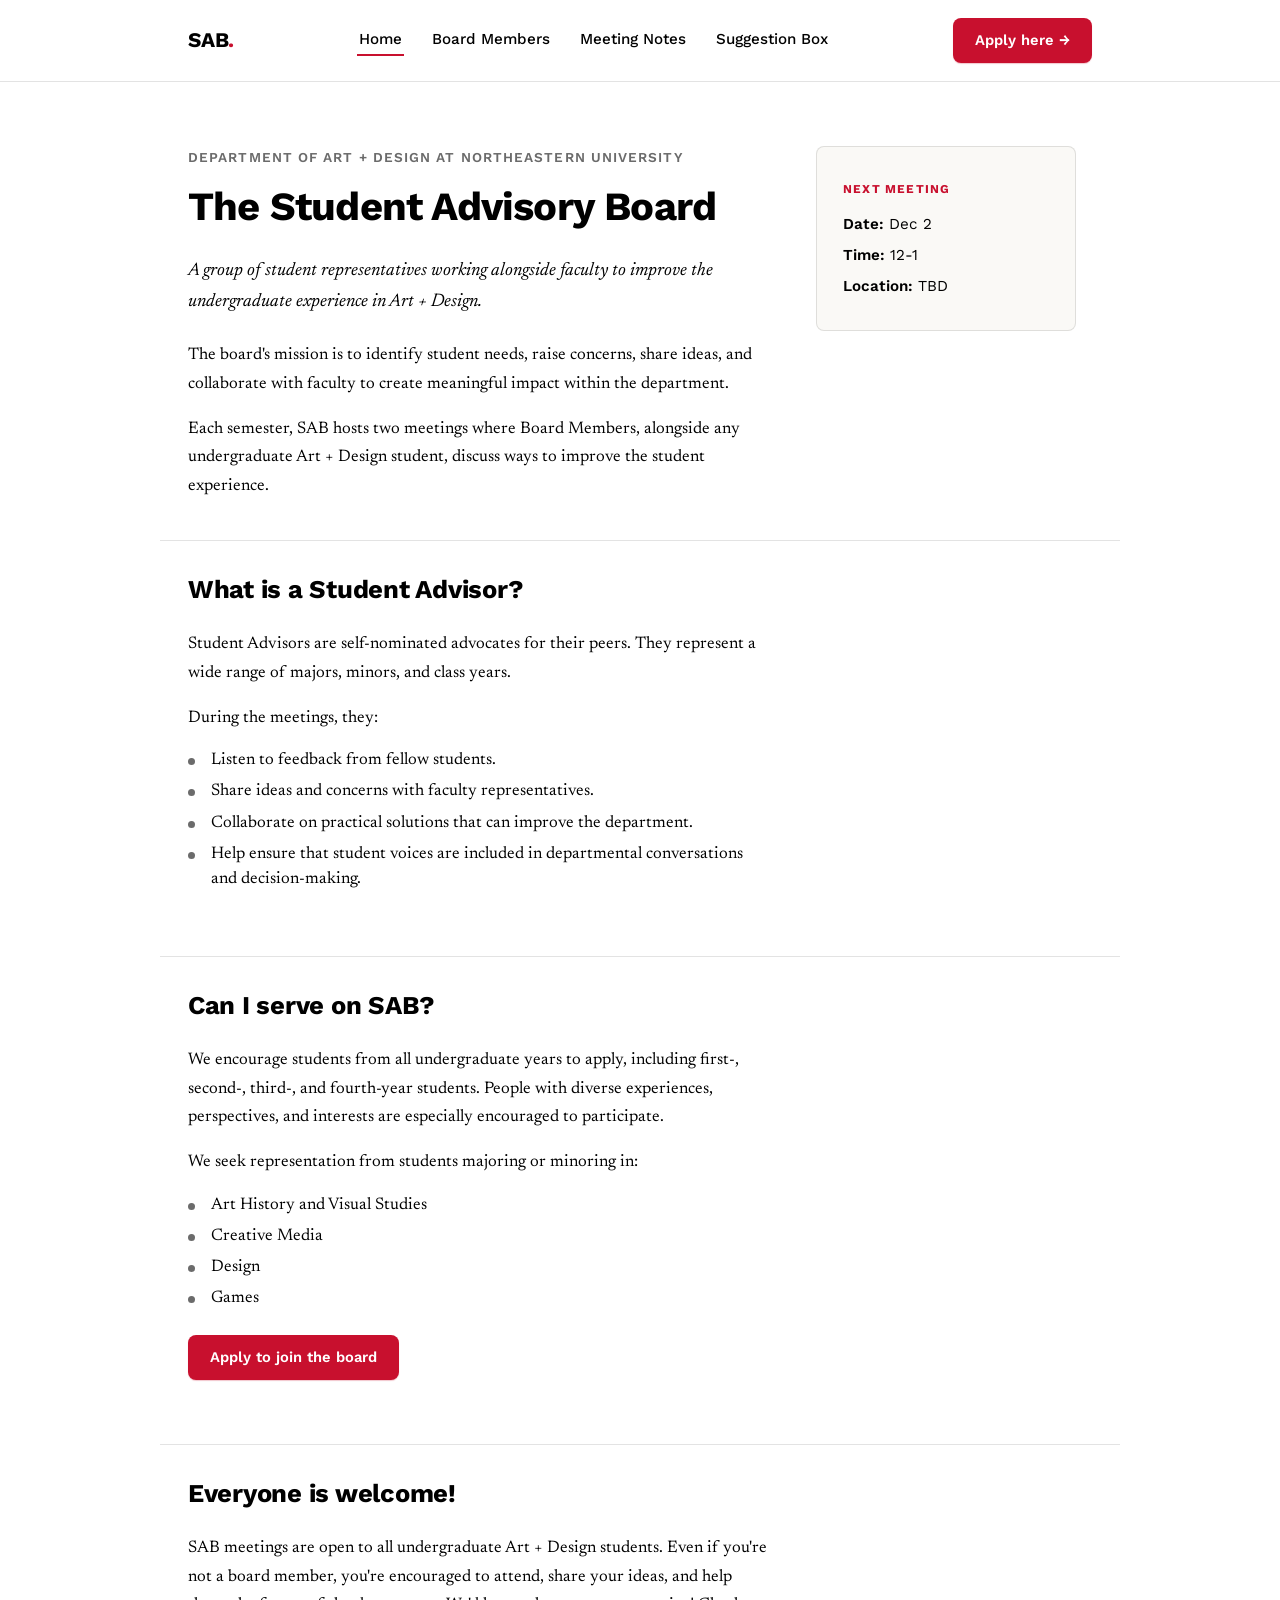
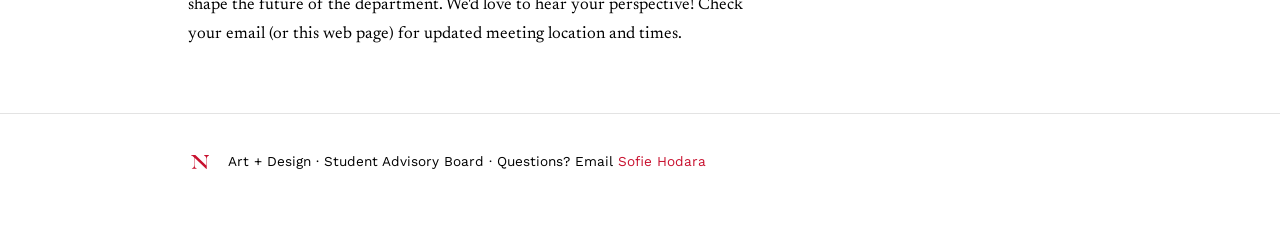
<file: index.html>
<!doctype html>
<html lang="en">
<head>
<meta charset="UTF-8">
<meta name="viewport" content="width=device-width, initial-scale=1.0">
<title>Student Advisory Board — Art + Design</title>
<meta name="description" content="Department of Art + Design, Northeastern University Student Advisory Board (SAB)">
<link rel="preconnect" href="https://fonts.googleapis.com">
<link rel="preconnect" href="https://fonts.gstatic.com" crossorigin>
<link href="https://fonts.googleapis.com/css2?family=Dela+Gothic+One&family=Newsreader:ital,wght@0,400;0,500;0,600;0,700;0,800;1,500;1,600&family=Work+Sans:wght@500;600;700&display=swap" rel="stylesheet"><link rel="stylesheet" href="css/style.css">
</head>
<body>

<header class="site-header">
  <nav class="nav">
    <a class="brand-lockup" href="index.html">
      <span class="wordmark">SAB<span>.</span></span>
    </a>
    <ul class="nav-links">
      <li><a href="index.html" aria-current="page">Home</a></li>
      <li><a href="board.html">Board Members</a></li>
      <li><a href="meeting-notes.html">Meeting Notes</a></li>
      <li><a href="suggestion-box.html">Suggestion Box</a></li>
    </ul>
    <a class="btn btn-primary" href="apply.html">Apply here →</a>
  </nav>
</header>


<main>

  <section class="hero wrap">
    <div class="hero-grid">
    <div class="hero-main col">
      <p class="hero-kicker">Department of Art + Design at Northeastern University</p>
      <h1>The <em>Student Advisory Board</em></h1>
      <p class="lede">A group of student representatives working alongside faculty to improve the undergraduate experience in Art + Design.</p>
      <p>The board's mission is to identify student needs, raise concerns, share ideas, and collaborate with faculty to create meaningful impact within the department.</p>
      <p>Each semester, SAB hosts two meetings where Board Members, alongside any undergraduate Art + Design student, discuss ways to improve the student experience.</p>
    </div>
      <div class="meeting-card">
        <p class="meeting-card-label">Next Meeting</p>
        <p class="meeting-card-row"><span class="label">Date:</span> Dec 2</p>
        <p class="meeting-card-row"><span class="label">Time:</span> 12-1</p>
        <p class="meeting-card-row"><span class="label">Location:</span> TBD</p>
      </div>
    </div>
  </section>

  <section class="wrap">
    <div class="col">
      <h2>What is a Student Advisor?</h2>
      <p>Student Advisors are self-nominated advocates for their peers. They represent a wide range of majors, minors, and class years.</p>
      <p>During the meetings, they:</p>
      <ul class="plain-list">
        <li><span class="list-dot"></span> Listen to feedback from fellow students.</li>
        <li><span class="list-dot"></span> Share ideas and concerns with faculty representatives.</li>
        <li><span class="list-dot"></span> Collaborate on practical solutions that can improve the department.</li>
        <li><span class="list-dot"></span> Help ensure that student voices are included in departmental conversations and decision-making.</li>
      </ul>
    </div>
  </section>

  <section class="wrap">
    <div class="col">
      <h2>Can I serve on SAB?</h2>
      <p>We encourage students from all undergraduate years to apply, including first-, second-, third-, and fourth-year students. People with diverse experiences, perspectives, and interests are especially encouraged to participate.</p>
      <p>We seek representation from students majoring or minoring in:</p>
      <ul class="plain-list">
        <li><span class="list-dot"></span> Art History and Visual Studies</li>
        <li><span class="list-dot"></span> Creative Media</li>
        <li><span class="list-dot"></span> Design</li>
        <li><span class="list-dot"></span> Games</li>
      </ul>
      <div class="cta-row">
        <a class="btn btn-primary" href="apply.html">Apply to join the board</a>
      </div>
    </div>
  </section>

  <section class="wrap">
    <div class="col">
      <h2>Everyone is welcome!</h2>
      <p>SAB meetings are open to all undergraduate Art + Design students. Even if you're not a board member, you're encouraged to attend, share your ideas, and help shape the future of the department. We'd love to hear your perspective! Check your email (or this web page) for updated meeting location and times.</p>
    </div>
  </section>

</main>

<footer class="site-footer">
  <div class="wrap footer-inner">
    <svg class="footer-logo" width="24" height="24" viewBox="0 0 288 288" xmlns="http://www.w3.org/2000/svg"><path d="M224.86,107.71c0-26.92,9.05-35.74,27.14-42.58v-4.41h-59.35v4.41c18.09,6.84,27.14,15.66,27.14,42.58v78.99l-125.54-120.02c-5.74-5.3-7.28-5.96-11.03-5.96h-47.22v4.41c10.37,1.1,16.55,3.97,31.55,18.53l5.74,5.52v90.02c0,26.92-9.05,35.74-27.14,42.58v4.41h59.35v-4.41c-18.09-6.84-27.14-15.66-27.14-42.58v-85.83l142.09,133.92h4.41v-119.58Z" fill="#c8102e"/></svg>
    <span>Art + Design · Student Advisory Board · Questions? Email <a href="mailto:s.hodara@northeastern.edu">Sofie Hodara</a></span>
  </div>
</footer>

<script src="js/meeting-banner.js"></script>
</body>
</html>
</file>
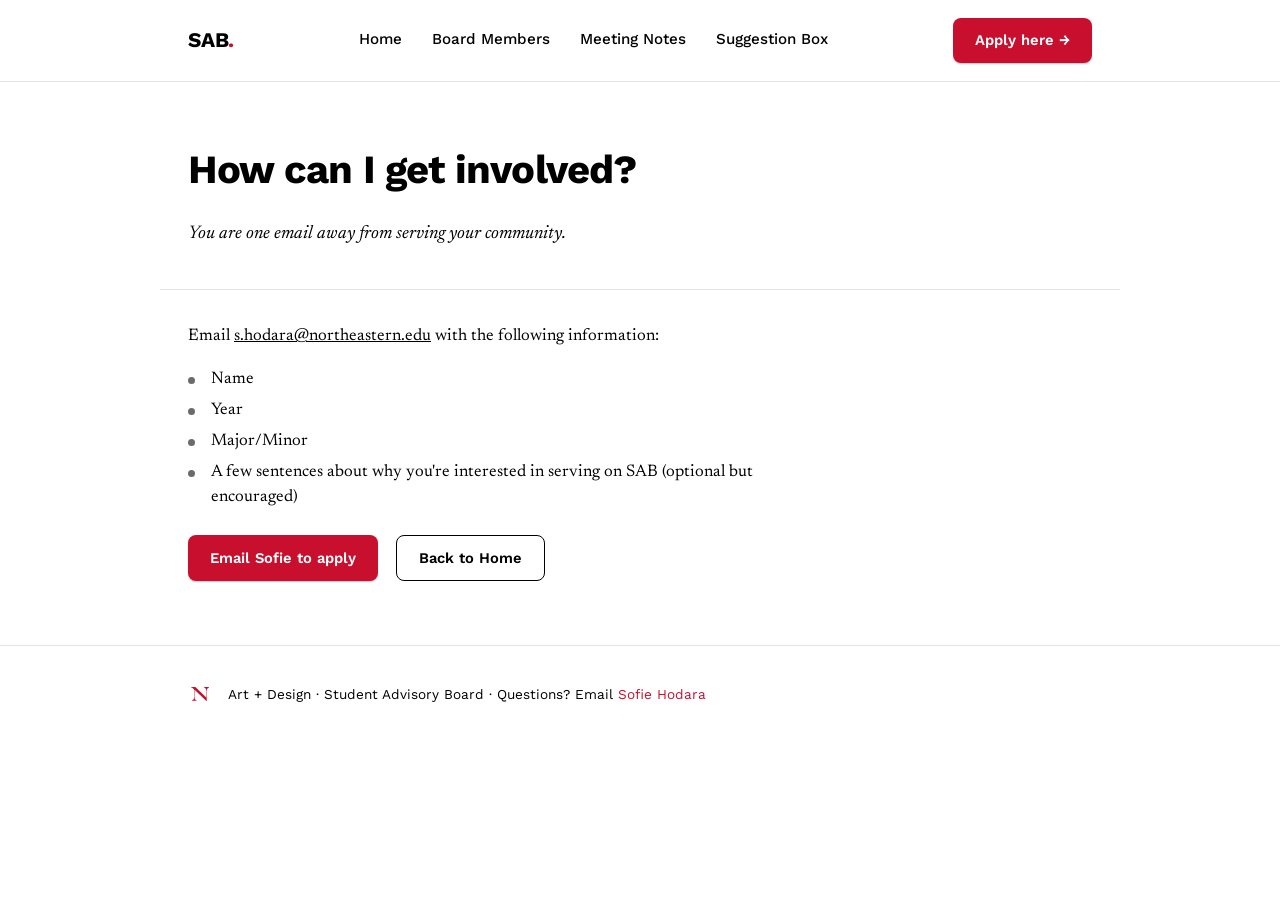
<file: apply.html>
<!doctype html>
<html lang="en">
<head>
<meta charset="UTF-8">
<meta name="viewport" content="width=device-width, initial-scale=1.0">
<title>Apply — Student Advisory Board</title>
<meta name="description" content="How to apply to join the Student Advisory Board for Art + Design.">
<link rel="preconnect" href="https://fonts.googleapis.com">
<link rel="preconnect" href="https://fonts.gstatic.com" crossorigin>
<link href="https://fonts.googleapis.com/css2?family=Dela+Gothic+One&family=Newsreader:ital,wght@0,400;0,500;0,600;0,700;0,800;1,500;1,600&family=Work+Sans:wght@500;600;700&display=swap" rel="stylesheet"><link rel="stylesheet" href="css/style.css">
<link rel="stylesheet" href="css/style.css">
</head>
<body>

<header class="site-header">
  <nav class="nav">
    <a class="brand-lockup" href="index.html">
      <span class="wordmark">SAB<span>.</span></span>
    </a>
    <ul class="nav-links">
      <li><a href="index.html">Home</a></li>
      <li><a href="board.html">Board Members</a></li>
      <li><a href="meeting-notes.html">Meeting Notes</a></li>
      <li><a href="suggestion-box.html">Suggestion Box</a></li>
    </ul>
    <a class="btn btn-primary" href="apply.html" aria-current="page">Apply here →</a>
  </nav>
</header>


<main>

  <section class="hero wrap">
    <div class="col">
      <h1>How can I <em>get involved?</em></h1>
      <p class="lede">You are one email away from serving your community.</p>
    </div>
  </section>

  <section class="wrap">
    <div class="col">
      <p>Email <a href="mailto:s.hodara@northeastern.edu">s.hodara@northeastern.edu</a> with the following information:</p>
      <ul class="plain-list">
        <li><span class="list-dot"></span> Name</li>
        <li><span class="list-dot"></span> Year</li>
        <li><span class="list-dot"></span> Major/Minor</li>
        <li><span class="list-dot"></span> A few sentences about why you're interested in serving on SAB (optional but encouraged)</li>
      </ul>

      <div class="cta-row">
        <a class="btn btn-primary"
           href="mailto:s.hodara@northeastern.edu?subject=SAB%20Application&body=Name%3A%0AYear%3A%0AMajor%2FMinor%3A%0AWhy%20I'm%20interested%20(optional)%3A">
          Email Sofie to apply
        </a>
        <a class="btn btn-secondary" href="index.html">Back to Home</a>
      </div>
    </div>
  </section>

</main>

<footer class="site-footer">
  <div class="wrap footer-inner">
    <svg class="footer-logo"  width="24" height="24" viewBox="0 0 288 288" xmlns="http://www.w3.org/2000/svg"><path d="M224.86,107.71c0-26.92,9.05-35.74,27.14-42.58v-4.41h-59.35v4.41c18.09,6.84,27.14,15.66,27.14,42.58v78.99l-125.54-120.02c-5.74-5.3-7.28-5.96-11.03-5.96h-47.22v4.41c10.37,1.1,16.55,3.97,31.55,18.53l5.74,5.52v90.02c0,26.92-9.05,35.74-27.14,42.58v4.41h59.35v-4.41c-18.09-6.84-27.14-15.66-27.14-42.58v-85.83l142.09,133.92h4.41v-119.58Z" fill="#c8102e"/></svg>
    <span>Art + Design · Student Advisory Board · Questions? Email <a href="mailto:s.hodara@northeastern.edu">Sofie Hodara</a></span>
  </div>
</footer>

<script src="js/meeting-banner.js"></script>
</body>
</html>
</file>
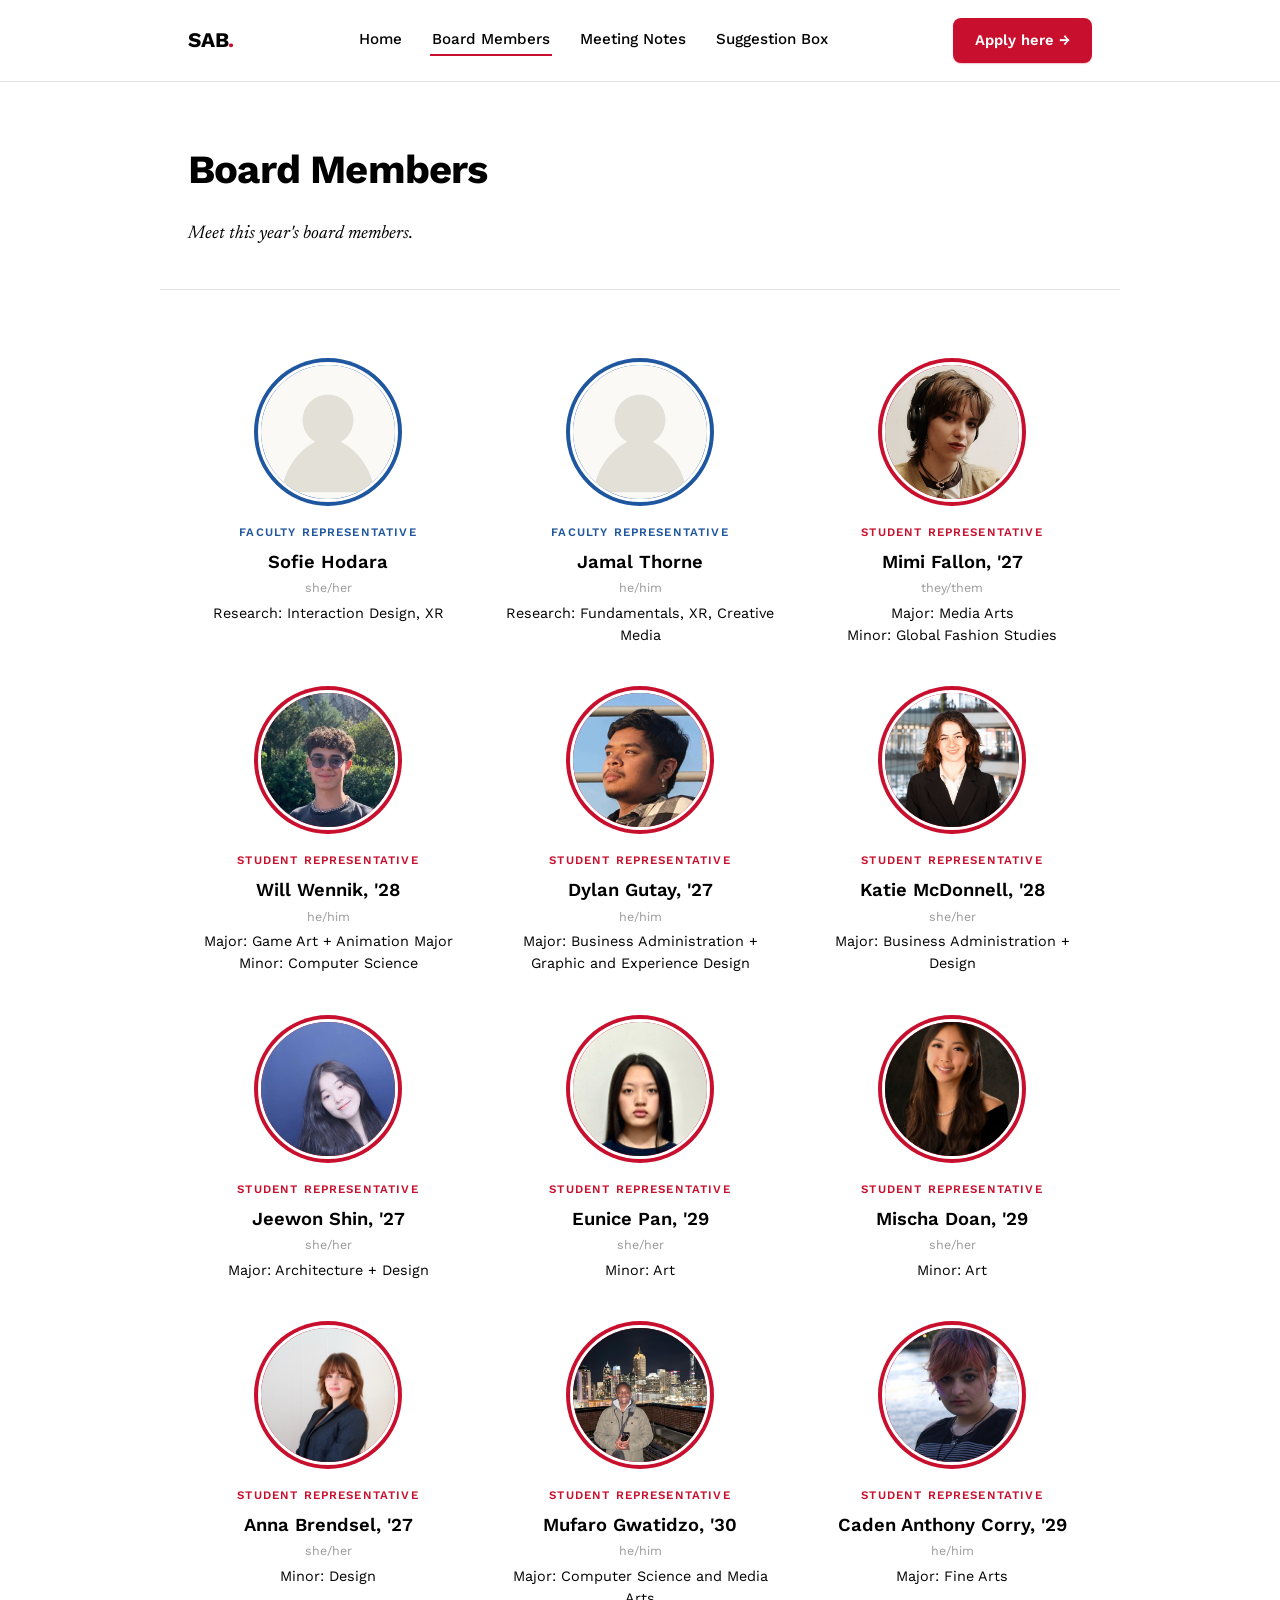
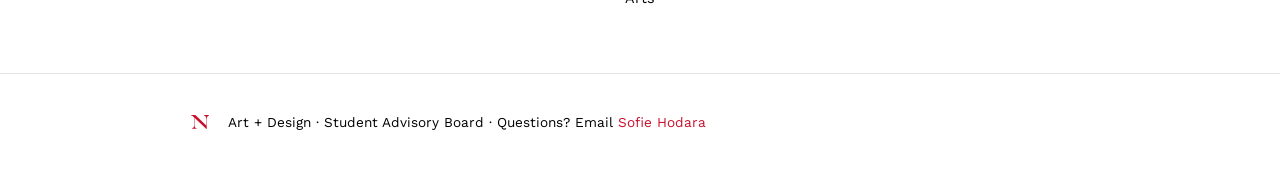
<file: board.html>
<!doctype html>
<html lang="en">
<head>
<meta charset="UTF-8">
<meta name="viewport" content="width=device-width, initial-scale=1.0">
<title>Board Members — Student Advisory Board</title>
<meta name="description" content="Meet the AY25–26 Student Advisory Board members for Art + Design.">
<link rel="preconnect" href="https://fonts.googleapis.com">
<link rel="preconnect" href="https://fonts.gstatic.com" crossorigin>
<link href="https://fonts.googleapis.com/css2?family=Dela+Gothic+One&family=Newsreader:ital,wght@0,400;0,500;0,600;0,700;0,800;1,500;1,600&family=Work+Sans:wght@500;600;700&display=swap" rel="stylesheet"><link rel="stylesheet" href="css/style.css">
<link rel="stylesheet" href="css/style.css">
</head>
<body>

<header class="site-header">
  <nav class="nav">
    <a class="brand-lockup" href="index.html">
      <span class="wordmark">SAB<span>.</span></span>
    </a>
    <ul class="nav-links">
      <li><a href="index.html">Home</a></li>
      <li><a href="board.html" aria-current="page">Board Members</a></li>
      <li><a href="meeting-notes.html">Meeting Notes</a></li>
      <li><a href="suggestion-box.html">Suggestion Box</a></li>
    </ul>
    <a class="btn btn-primary" href="apply.html">Apply here →</a>
  </nav>
</header>


<main>

  <section class="hero wrap">
    <div class="col">
      <h1>Board <em>Members</em></h1>
      <p class="lede">Meet this year's board members.</p>
    </div>
  </section>

  <section class="wrap">
    <div id="board-grid" class="board-grid"></div>
    <p id="board-empty" class="board-empty" hidden>Board members will appear here soon.</p>
  </section>

</main>

<footer class="site-footer">
  <div class="wrap footer-inner">
    <svg class="footer-logo"  width="24" height="24" viewBox="0 0 288 288" xmlns="http://www.w3.org/2000/svg"><path d="M224.86,107.71c0-26.92,9.05-35.74,27.14-42.58v-4.41h-59.35v4.41c18.09,6.84,27.14,15.66,27.14,42.58v78.99l-125.54-120.02c-5.74-5.3-7.28-5.96-11.03-5.96h-47.22v4.41c10.37,1.1,16.55,3.97,31.55,18.53l5.74,5.52v90.02c0,26.92-9.05,35.74-27.14,42.58v4.41h59.35v-4.41c-18.09-6.84-27.14-15.66-27.14-42.58v-85.83l142.09,133.92h4.41v-119.58Z" fill="#c8102e"/></svg>
    <span>Art + Design · Student Advisory Board · Questions? Email <a href="mailto:s.hodara@northeastern.edu">Sofie Hodara</a></span>
  </div>
</footer>

<!-- ============================================================
     BOARD MEMBERS — edit this list to add/remove members.
     Add a new { } block for each person, separated by commas.
     "photo" can be a filename in images/board/, or a full https:// URL.
     ============================================================ -->
<script id="board-data" type="application/json">
[
  {
    "name": "Sofie Hodara",
    "memberType": "Faculty Representative",
    "pronouns": "she/her",
    "researchArea": "Interaction Design, XR",
    "photo": "https://d3tvevvhad9ws1.cloudfront.net/wp-content/uploads/2022/01/SofieHodara_1-1-1536x1536.png"
  },
  {
    "name": "Jamal Thorne",
    "memberType": "Faculty Representative",
    "pronouns": "he/him",
    "researchArea": "Fundamentals, XR, Creative Media",
    "photo": "https://d3tvevvhad9ws1.cloudfront.net/wp-content/uploads/2018/03/AD_Thorne_J0954008.rev_-e1521484282889.jpg"
  },
  {
  "name": "Mimi Fallon, '27",
  "memberType": "Student Representative",
  "pronouns": "they/them",
  "major": "Media Arts",
  "minor": "Global Fashion Studies",
  "photo": "images/mimifallon-crop.jpg"
},

 {
  "name": "Will Wennik, '28",
  "memberType": "Student Representative",
  "pronouns": "he/him",
  "major": "Game Art + Animation Major",
  "minor": "Computer Science",
  "photo": "images/Will.jpg"
},

 {
  "name": "Dylan Gutay, '27",
  "memberType": "Student Representative",
  "pronouns": "he/him",
  "major": "Business Administration + Graphic and Experience Design",
  "photo": "images/Dylan.jpeg"
},

 {
  "name": "Katie McDonnell, '28",
  "memberType": "Student Representative",
  "pronouns": "she/her",
  "major": "Business Administration + Design",
  "photo": "images/McDonnell.jpeg"
},
 {
  "name": "Jeewon Shin, '27",
  "memberType": "Student Representative",
  "pronouns": "she/her",
  "major": "Architecture + Design",
  "photo": "images/profile.jpg"
},

{
  "name": "Eunice Pan, '29",
  "memberType": "Student Representative",
  "pronouns": "she/her",
  "minor": "Art",
  "photo": "images/eunice.jpg"
},

{
  "name": "Mischa Doan, '29",
  "memberType": "Student Representative",
  "pronouns": "she/her",
  "minor": "Art",
  "photo": "images/mischa.jpg"
},
 
{
  "name": "Anna Brendsel, '27",
  "memberType": "Student Representative",
  "pronouns": "she/her",
  "minor": "Design",
  "photo": "images/Anna.jpeg"
},
{
  "name": "Mufaro Gwatidzo, '30",
  "memberType": "Student Representative",
  "pronouns": "he/him",
  "major": "Computer Science and Media Arts",
  "photo": "images/Mufaro.jpeg"
},


{
  "name": "Caden Anthony Corry, '29",
  "memberType": "Student Representative",
  "pronouns": "he/him",
  "major": "Fine Arts",
  "photo": "images/cadenheadshot.jpg"
}
 
]
</script>

<script src="js/board.js"></script>
<script src="js/meeting-banner.js"></script>
</body>
</html>
</file>
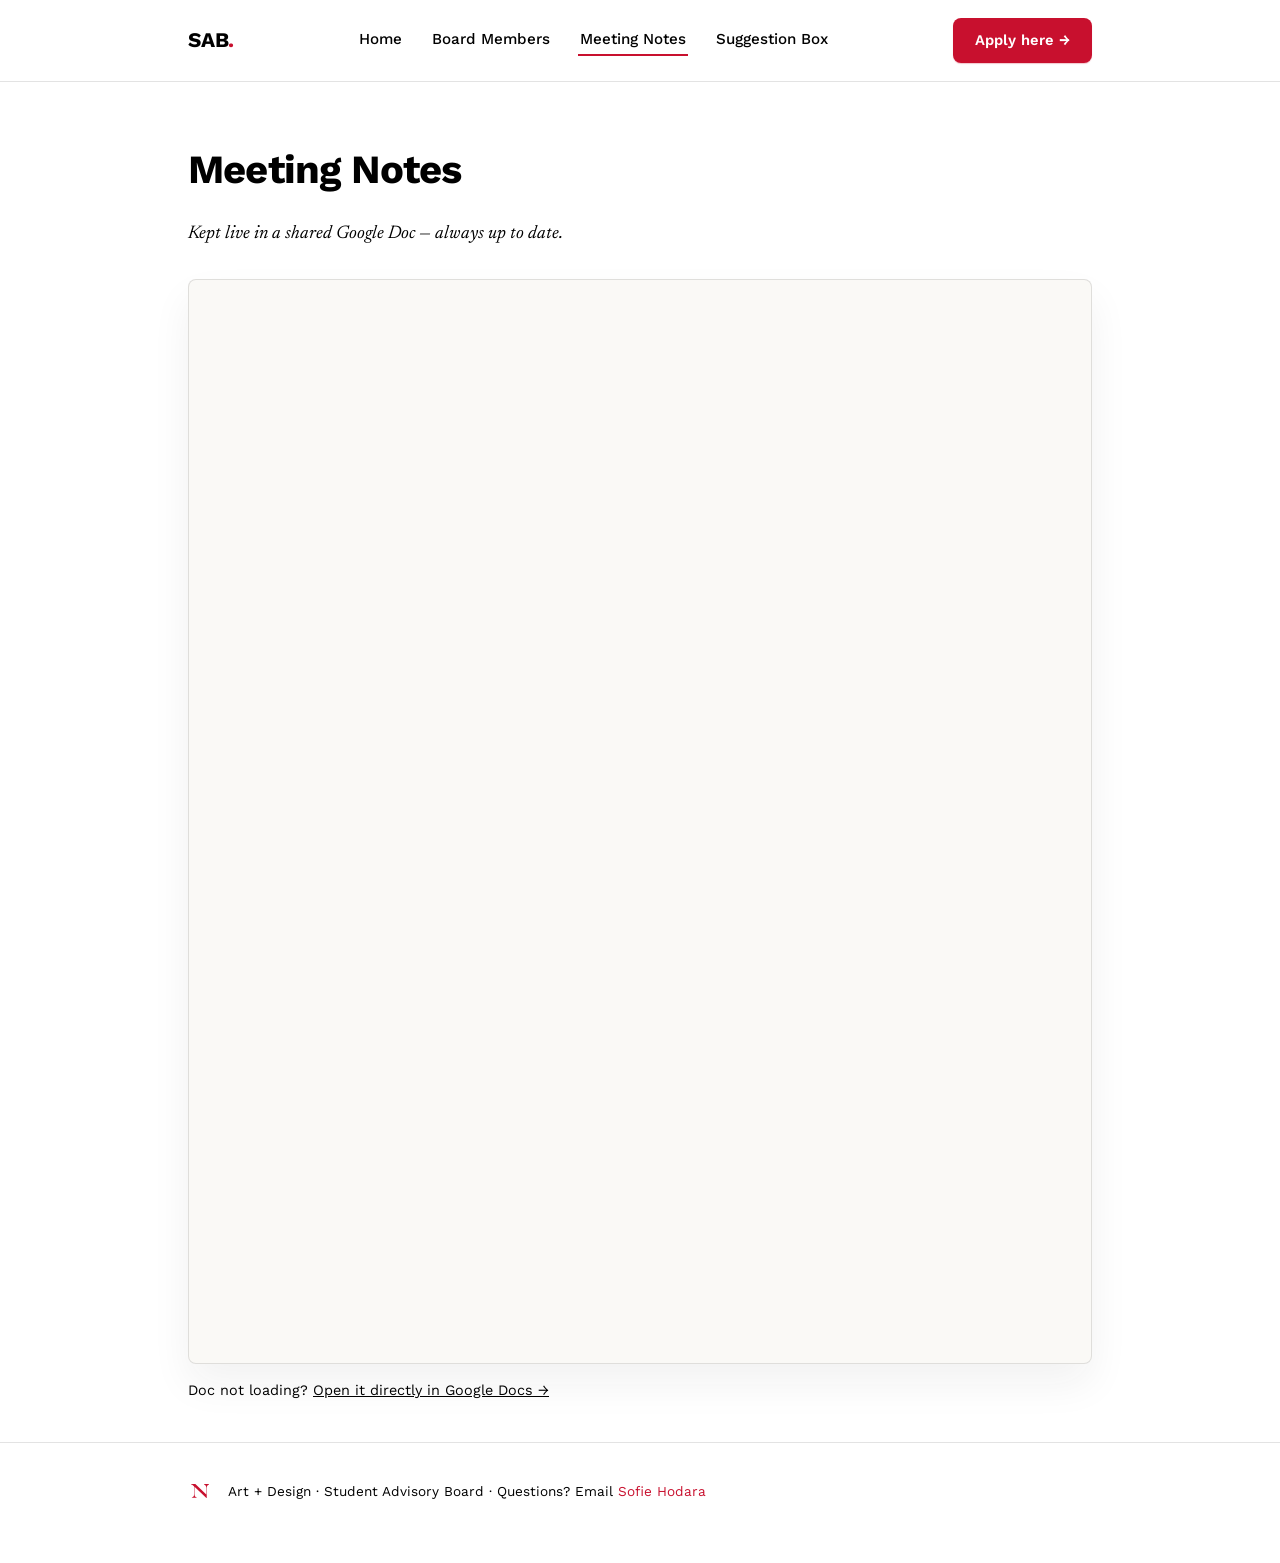
<file: meeting-notes.html>
<!doctype html>
<html lang="en">
<head>
<meta charset="UTF-8">
<meta name="viewport" content="width=device-width, initial-scale=1.0">
<title>Meeting Notes — Student Advisory Board</title>
<meta name="description" content="SAB meeting notes, kept in a shared Google Doc.">
<link rel="preconnect" href="https://fonts.googleapis.com">
<link rel="preconnect" href="https://fonts.gstatic.com" crossorigin>
<link href="https://fonts.googleapis.com/css2?family=Dela+Gothic+One&family=Newsreader:ital,wght@0,400;0,500;0,600;0,700;0,800;1,500;1,600&family=Work+Sans:wght@500;600;700&display=swap" rel="stylesheet"><link rel="stylesheet" href="css/style.css">
<link rel="stylesheet" href="css/style.css">
</head>
<body>

<header class="site-header">
  <nav class="nav">
    <a class="brand-lockup" href="index.html">
      <span class="wordmark">SAB<span>.</span></span>
    </a>
    <ul class="nav-links">
      <li><a href="index.html">Home</a></li>
      <li><a href="board.html">Board Members</a></li>
      <li><a href="meeting-notes.html" aria-current="page">Meeting Notes</a></li>
      <li><a href="suggestion-box.html">Suggestion Box</a></li>
    </ul>
    <a class="btn btn-primary" href="apply.html">Apply here →</a>
  </nav>
</header>

<main>

  <section class="hero wrap">
    <div class="col">
      <h1>Meeting <em>Notes</em></h1>
      <p class="lede">Kept live in a shared Google Doc — always up to date.</p>
    </div>

    <div class="doc-embed-wrap">
      <iframe
        src="https://docs.google.com/document/d/1w0XZEHGlTxmFDoJejosOo_w03UU47LjQzOx1mnx_k8s/preview"
        title="SAB Meeting Notes"
        allowfullscreen>
      </iframe>
    </div>
    <div class="col">
      <p class="doc-fallback">
        Doc not loading? <a href="https://docs.google.com/document/d/1w0XZEHGlTxmFDoJejosOo_w03UU47LjQzOx1mnx_k8s/edit" target="_blank" rel="noopener">Open it directly in Google Docs →</a>
      </p>
    </div>
  </section>

</main>

<footer class="site-footer">
  <div class="wrap footer-inner">
    <svg class="footer-logo" width="24" height="24" viewBox="0 0 288 288" xmlns="http://www.w3.org/2000/svg">
      <path d="M224.86,107.71c0-26.92,9.05-35.74,27.14-42.58v-4.41h-59.35v4.41c18.09,6.84,27.14,15.66,27.14,42.58v78.99l-125.54-120.02c-5.74-5.3-7.28-5.96-11.03-5.96h-47.22v4.41c10.37,1.1,16.55,3.97,31.55,18.53l5.74,5.52v90.02c0,26.92-9.05,35.74-27.14,42.58v4.41h59.35v-4.41c-18.09-6.84-27.14-15.66-27.14-42.58v-85.83l142.09,133.92h4.41v-119.58Z" fill="#c8102e"/></svg>
    <span>Art + Design · Student Advisory Board · Questions? Email <a href="mailto:s.hodara@northeastern.edu">Sofie Hodara</a></span>
  </div>
</footer>

<script src="js/meeting-banner.js"></script>
</body>
</html>
</file>
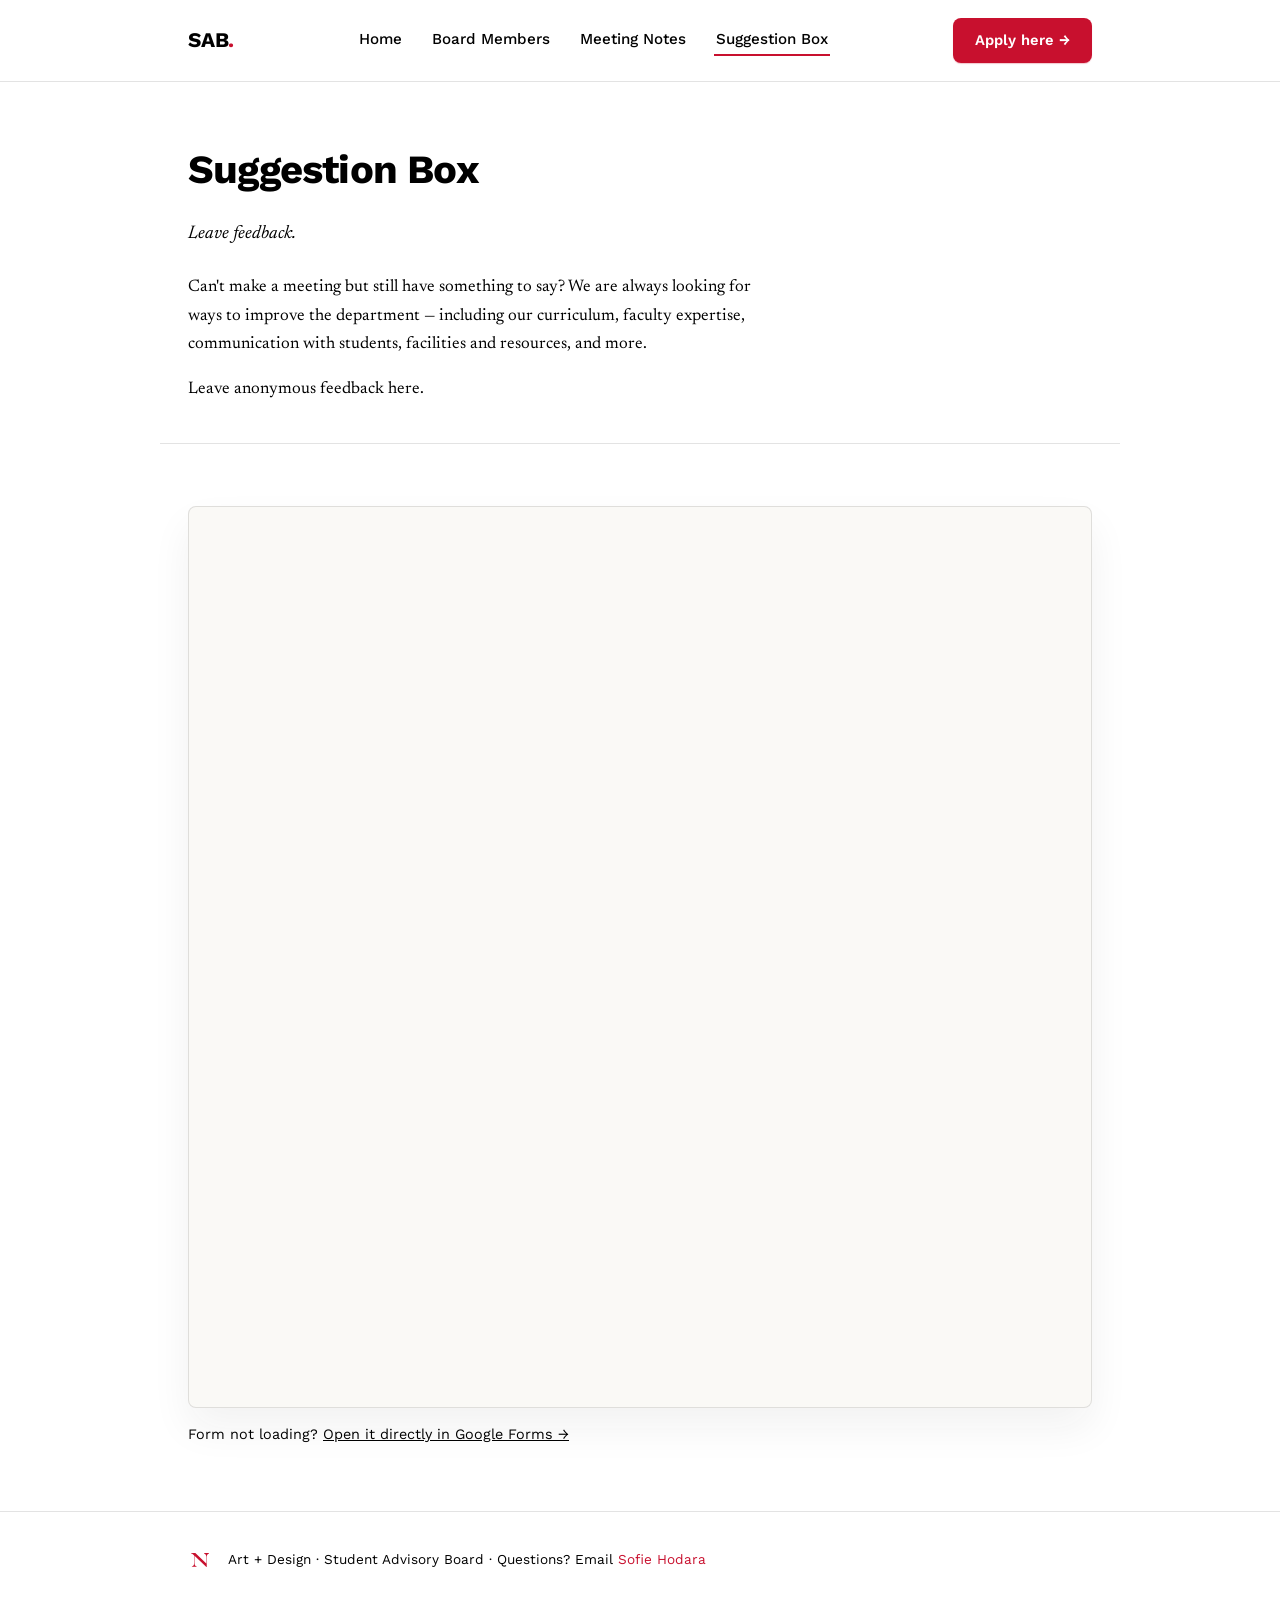
<file: suggestion-box.html>
<!doctype html>
<html lang="en">
<head>
<meta charset="UTF-8">
<meta name="viewport" content="width=device-width, initial-scale=1.0">
<title>Suggestion Box — Student Advisory Board</title>
<meta name="description" content="Leave anonymous feedback for the Art + Design department.">
<link rel="preconnect" href="https://fonts.googleapis.com">
<link rel="preconnect" href="https://fonts.gstatic.com" crossorigin>
<link href="https://fonts.googleapis.com/css2?family=Newsreader:ital,wght@0,400;0,500;0,600;0,700;0,800;1,500;1,600&family=Work+Sans:wght@500;600;700&display=swap" rel="stylesheet">
<link rel="stylesheet" href="css/style.css">
</head>
<body>

<header class="site-header">
  <nav class="nav">
    <a class="brand-lockup" href="index.html">
      <span class="wordmark">SAB<span>.</span></span>
    </a>
    <ul class="nav-links">
      <li><a href="index.html">Home</a></li>
      <li><a href="board.html">Board Members</a></li>
      <li><a href="meeting-notes.html">Meeting Notes</a></li>
      <li><a href="suggestion-box.html" aria-current="page">Suggestion Box</a></li>
    </ul>
    <a class="btn btn-primary" href="apply.html">Apply here →</a>
  </nav>
</header>

<main>

  <section class="hero wrap">
    <div class="col">
      <h1>Suggestion <em>Box</em></h1>
      <p class="lede">Leave feedback.</p>
      <p>Can't make a meeting but still have something to say? We are always looking for ways to improve the department — including our curriculum, faculty expertise, communication with students, facilities and resources, and more.</p>
      <p>Leave anonymous feedback here.</p>
    </div>
  </section>

  <section class="wrap">
    <div class="form-embed-wrap">
      <iframe
        src="https://docs.google.com/forms/d/e/1FAIpQLSdH7tNLS8WXkSWNEDTwA2f1J8Re68_0w7_g1YUHzX0unHNh9g/viewform?embedded=true"
        title="SAB Suggestion Box">
        Loading…
      </iframe>
    </div>
    <div class="col">
      <p class="doc-fallback">
        Form not loading? <a href="https://docs.google.com/forms/d/e/1FAIpQLSdH7tNLS8WXkSWNEDTwA2f1J8Re68_0w7_g1YUHzX0unHNh9g/viewform" target="_blank" rel="noopener">Open it directly in Google Forms →</a>
      </p>
    </div>
  </section>

</main>

<footer class="site-footer">
  <div class="wrap footer-inner">
    <svg class="footer-logo" width="24" height="24" viewBox="0 0 288 288" xmlns="http://www.w3.org/2000/svg">
      <path d="M224.86,107.71c0-26.92,9.05-35.74,27.14-42.58v-4.41h-59.35v4.41c18.09,6.84,27.14,15.66,27.14,42.58v78.99l-125.54-120.02c-5.74-5.3-7.28-5.96-11.03-5.96h-47.22v4.41c10.37,1.1,16.55,3.97,31.55,18.53l5.74,5.52v90.02c0,26.92-9.05,35.74-27.14,42.58v4.41h59.35v-4.41c-18.09-6.84-27.14-15.66-27.14-42.58v-85.83l142.09,133.92h4.41v-119.58Z" fill="#c8102e"/></svg>
    <span>Art + Design · Student Advisory Board · Questions? Email <a href="mailto:s.hodara@northeastern.edu">Sofie Hodara</a></span>
  </div>
</footer>

</body>
</html>
</file>
<file: css/style.css>
/* ============================================================
   SAB — Student Advisory Board
   Design tokens
   ============================================================ */
:root {
--accent:   #C8102E; /* Northeastern Red — clickable elements only */
--gray-accent: #6B6B6B; /* decorative/informational accent */
--faculty-blue: #1E56A0;
   
  --ink:      #000000;
  --ink-soft: #000000;
  --paper:    #FFFFFF;
  --paper-soft: #FAF9F6;
  --line:     rgba(28, 26, 30, 0.12);

  --serif: "Newsreader", Georgia, "Times New Roman", serif;
  --sans:  "Work Sans", -apple-system, BlinkMacSystemFont, "Segoe UI", sans-serif;
  --display: "Work Sans", -apple-system, BlinkMacSystemFont, "Segoe UI", sans-serif;

  --max: 960px;
  --measure: 580px;
  --radius: 8px;

  /* Fixed spacing scale — used instead of em-based margins so
     vertical rhythm stays consistent regardless of the type size
     it's attached to. */
  --space-1: 8px;
  --space-2: 16px;
  --space-3: 24px;
  --space-4: 40px;
  --space-5: 64px;
  --space-6: 104px;

  /* Space around section rules — twice as much above the rule
     as below it. Note: these two values ADD TOGETHER for the
     total visible gap (one section's bottom-padding + the next
     section's top-padding), so keep that combined total in mind
     when adjusting. */
  --rule-gap-above: 64px;
  --rule-gap-below: 32px;
}

.col {
  max-width: var(--measure);
}

* { box-sizing: border-box; }
html { scroll-behavior: smooth; }

body {
  margin: 0;
  font-family: var(--serif);
  color: var(--ink);
  background: var(--paper);
  line-height: 1.55;
  -webkit-font-smoothing: antialiased;
}

img { max-width: 100%; display: block; }

a { color: inherit; }

.wrap {
  max-width: var(--max);
  margin: 0 auto;
  padding-left: 28px;
  padding-right: 28px;
}

/* ============================================================
   Typography
   ============================================================ */
h1, h2, h3 {
  font-family: var(--display);
  font-weight: 600;
  letter-spacing: -0.01em;
  margin: 0 0 var(--space-3);
}

h1 {
  font-size: clamp(1.9rem, 3.4vw, 2.5rem);
  font-weight: 700;
  line-height: 1.2;
  letter-spacing: -0.02em;
}

h2 {
  font-size: clamp(1.35rem, 2.1vw, 1.6rem);
  font-weight: 700;
  line-height: 1.3;
  letter-spacing: -0.01em;
}

p {
  margin: 0 0 var(--space-2);
  font-size: 1.05rem;
  line-height: 1.7;
  hanging-punctuation: allow-end;
}

p:last-child { margin-bottom: 0; }

.lede {
  font-size: 1.15rem;
  color: var(--ink-soft);
  font-style: italic;
  margin: 0 0 var(--space-3);
}

em { font-style: italic; }

/* ============================================================
   Nav
   ============================================================ */
.site-header {
  border-bottom: 1px solid var(--line);
  position: sticky;
  top: 0;
  background: rgba(255,255,255,0.92);
  backdrop-filter: saturate(180%) blur(8px);
  z-index: 20;
}

.meeting-banner {
  background: var(--accent);
  color: #fff;
  font-family: var(--sans);
  font-weight: 600;
  font-size: 0.85rem;
  letter-spacing: 0.02em;
  padding: 10px 0;
  overflow: hidden;
  white-space: nowrap;
  position: relative;
}

.meeting-banner-track {
  display: inline-flex;
  align-items: center;
  animation: marquee 22s linear infinite;
  will-change: transform;
}

.meeting-banner-track span {
  padding: 0 2.5rem;
  flex-shrink: 0;
}

.meeting-banner-track span::after {
  content: "•";
  margin-left: 2.5rem;
  opacity: 0.6;
}

@keyframes marquee {
  from { transform: translateX(0); }
  to   { transform: translateX(-50%); }
}

@media (prefers-reduced-motion: reduce) {
  .meeting-banner-track { animation: none; }
  .meeting-banner { text-align: center; overflow: visible; white-space: normal; }
}


.nav {
  display: flex;
  align-items: center;
  justify-content: space-between;
  gap: 20px;
  padding: 18px 28px;
  max-width: var(--max);
  margin: 0 auto;
  flex-wrap: wrap;
}

.brand-lockup {
  display: flex;
  align-items: center;
  gap: 12px;
  text-decoration: none;
}

.camd-logo {
  height: 28px;
  width: auto;
  display: block;
}

.wordmark {
  font-family: var(--display);
  font-weight: 700;
  font-size: 1.3rem;
  letter-spacing: -0.01em;
  text-decoration: none;
  white-space: nowrap;
}

.wordmark span {
  color: var(--accent);
}

.nav-links {
  display: flex;
  align-items: center;
  gap: 26px;
  list-style: none;
  margin: 0;
  padding: 0;
  flex-wrap: wrap;
}

.nav-links a {
  font-family: var(--sans);
  font-weight: 500;
  font-size: 0.95rem;
  text-decoration: none;
  color: var(--ink);
  padding: 6px 2px;
  border-bottom: 2px solid transparent;
  transition: border-color 0.15s ease;
}

.nav-links a:hover,
.nav-links a[aria-current="page"] {
  border-bottom-color: var(--accent);
}

.btn {
  font-family: var(--sans);
  font-weight: 600;
  font-size: 0.92rem;
  text-decoration: none;
  display: inline-flex;
  align-items: center;
  gap: 8px;
  padding: 11px 22px;
  border-radius: var(--radius);
  transition: transform 0.15s ease, box-shadow 0.15s ease;
  border: none;
  cursor: pointer;
}

.btn:hover { transform: translateY(-.5px); }

.btn-primary {
  background: var(--accent);
  color: #fff;
  box-shadow: 0 1px 1px rgba(200, 16, 46, 0.24);
}

.btn-secondary {
  background: transparent;
  color: var(--ink);
  border: 1.5px solid var(--ink);
}

.btn-secondary:hover {
  background: var(--ink);
  color: #fff;
}

/* ============================================================
   Sections
   ============================================================ */
section {
  padding-top: var(--rule-gap-below);
  padding-bottom: var(--rule-gap-above);
}

section + section {
  border-top: 1px solid var(--line);
}

.hero {
  padding-top: var(--space-5);
  padding-bottom: var(--space-4);
}

.hero h1 em {
  font-style: normal;
}

.hero-kicker {
  font-family: var(--sans);
  font-weight: 600;
  font-size: 0.85rem;
  letter-spacing: 0.08em;
  text-transform: uppercase;
  margin: 0 0 14px;
    color: var(--gray-accent);
}

.hero-grid {
  display: flex;
  align-items: flex-start;
  gap: 48px;
  flex-wrap: wrap;
}

.hero-main {
  flex: 1 1 480px;
}

.meeting-card {
  flex: 0 0 260px;
  background: var(--paper-soft);
  border: 1px solid var(--line);
  border-radius: var(--radius);
  padding: 32px 26px;
}

.meeting-card-label {
  font-family: var(--sans);
  font-weight: 700;
  font-size: 0.75rem;
  letter-spacing: 0.1em;
  text-transform: uppercase;
  color: var(--accent);
  margin: 0 0 14px;
}

.meeting-card-row {
  font-family: var(--sans);
  font-size: 0.95rem;
  line-height: 1.5;
  margin: 0 0 8px;
  color: var(--ink);
}

.meeting-card-row:last-child { margin-bottom: 0; }

.meeting-card-row .label {
  font-weight: 600;
  color: var(--ink-soft);
}


/* Shared plain list style — used for advisor duties, majors/minors,
   and the apply-page checklist. Replaces pill/chip tags. */
.plain-list {
  list-style: none;
  margin: var(--space-2) 0 0;
  padding: 0;
  display: grid;
  gap: 6px;
}

.plain-list li {
  display: flex;
  gap: var(--space-2);
  align-items: flex-start;
  font-size: 1.05rem;
  line-height: 1.5;
  hanging-punctuation: allow-end;
}

.list-dot {
  width: 7px;
  height: 7px;
  border-radius: 50%;
  margin-top: 10px;
  flex-shrink: 0;
  background: var(--gray-accent);
}

.cta-row {
  display: flex;
  gap: 18px;
  flex-wrap: wrap;
  margin-top: var(--space-3);
}

/* ============================================================
   Board members page
   ============================================================ */
.board-grid {
  display: grid;
  grid-template-columns: repeat(3, 1fr);
  gap: 40px 32px;
  margin-top: 36px;
}

.board-card {
  text-align: center;
}

.board-photo-wrap {
  width: 148px;
  height: 148px;
  margin: 0 auto 18px;
  border-radius: 50%;
  padding: 4px;
  background: var(--accent);
}

.board-photo-wrap img {
  width: 100%;
  height: 100%;
  border-radius: 50%;
  object-fit: cover;
  border: 3px solid #fff;
}

.board-name {
  font-family: var(--display);
  font-weight: 600;
  font-size: 1.15rem;
  margin-bottom: 2px;
}

.board-type {
  font-family: var(--sans);
  font-weight: 600;
  font-size: 0.72rem;
  letter-spacing: 0.1em;
  text-transform: uppercase;
  margin-bottom: 6px;
}

.board-type--faculty { color: var(--faculty-blue); }
.board-type--student { color: var(--accent); }

.board-pronouns {
  font-family: var(--sans);
  font-size: 0.78rem;
  color: #9A9A9A;
  margin-bottom: 4px;
}

.board-research {
  font-family: var(--sans);
  font-size: 0.9rem;
  color: var(--ink-soft);
}

.board-minor {
  font-family: var(--sans);
  font-size: 0.9rem;
  color: var(--ink-soft);
}

.board-major {
  font-family: var(--sans);
  font-size: 0.9rem;
  color: var(--ink-soft);
}

.board-photo-wrap--placeholder {
  background: #D9D9D9;
  padding: 0;
}

.board-placeholder-text {
  font-family: var(--sans);
  font-weight: 600;
  font-size: 0.85rem;
  color: #9A9A9A;
}

.board-empty {
  font-family: var(--sans);
  color: var(--ink-soft);
  border: 1.5px dashed var(--line);
  border-radius: var(--radius);
  padding: 48px 24px;
  text-align: center;
  margin-top: 36px;
}

.board-photo-wrap.board-type--faculty {
  background: var(--faculty-blue);
}

/* ============================================================
   Meeting notes / doc embed
   ============================================================ */
.form-embed-wrap {
  margin-top: 30px;
  border: 1px solid var(--line);
  border-radius: var(--radius);
  overflow: hidden;
  box-shadow: 0 20px 40px rgba(28,26,30,0.06);
  background: var(--paper-soft);
}

.form-embed-wrap iframe {
  width: 100%;
  height: 900px;
  border: 0;
  display: block;
}
.doc-embed-wrap {
  margin-top: 30px;
  border: 1px solid var(--line);
  border-radius: var(--radius);
  overflow: hidden;
  box-shadow: 0 20px 40px rgba(28,26,30,0.06);
  aspect-ratio: 8.5 / 10.2;
  background: var(--paper-soft);
}

.doc-embed-wrap iframe {
  width: 100%;
  height: 100%;
  border: 0;
  display: block;
}

.doc-fallback {
  font-family: var(--sans);
  font-size: 0.9rem;
  color: var(--ink-soft);
  margin-top: 14px;
}

/* ============================================================
   Footer
   ============================================================ */
.site-footer {
  border-top: 1px solid var(--line);
  padding: 36px 0 60px;
  font-family: var(--sans);
  font-size: 0.85rem;
  color: var(--ink-soft);
}
.footer-inner {
  display: flex;
  align-items: center;
  gap: 16px;
  flex-wrap: wrap;
}

.footer-logo {
  height: 24px;
  width: auto;
  display: block;
  flex-shrink: 0;
}

.site-footer a { color: var(--accent); text-decoration: none; }
.site-footer a:hover { text-decoration: underline; }

/* ============================================================
   Responsive
   ============================================================ */
@media (max-width: 760px) {
  section { padding-top: 24px; padding-bottom: 48px; }
  .hero { padding-top: var(--space-4); padding-bottom: 32px; }
  .nav { padding: 16px 20px; }
.board-grid { grid-template-columns: repeat(2, 1fr); gap: 32px 20px; }
  .hero-grid { gap: 32px; }
  .meeting-card { flex-basis: auto; width: 100%; max-width: 280px; margin-left: auto; }

  /* Reduce type-scale contrast on small screens — headings sit
     closer to body size rather than towering over it. */
  h1 { font-size: 1.55rem; line-height: 1.25; }
  h2 { font-size: 1.2rem; }
  .lede { font-size: 1.05rem; }
}

@media (max-width: 520px) {
  .wrap { padding-left: 20px; padding-right: 20px; }
  .nav-links { gap: 16px; }
  .board-grid { grid-template-columns: 1fr; }
  .board-photo-wrap { width: 128px; height: 128px; }
  .doc-embed-wrap { aspect-ratio: 3 / 4; }
}

@media (prefers-reduced-motion: reduce) {
  * { transition: none !important; scroll-behavior: auto !important; }
}
</file>
